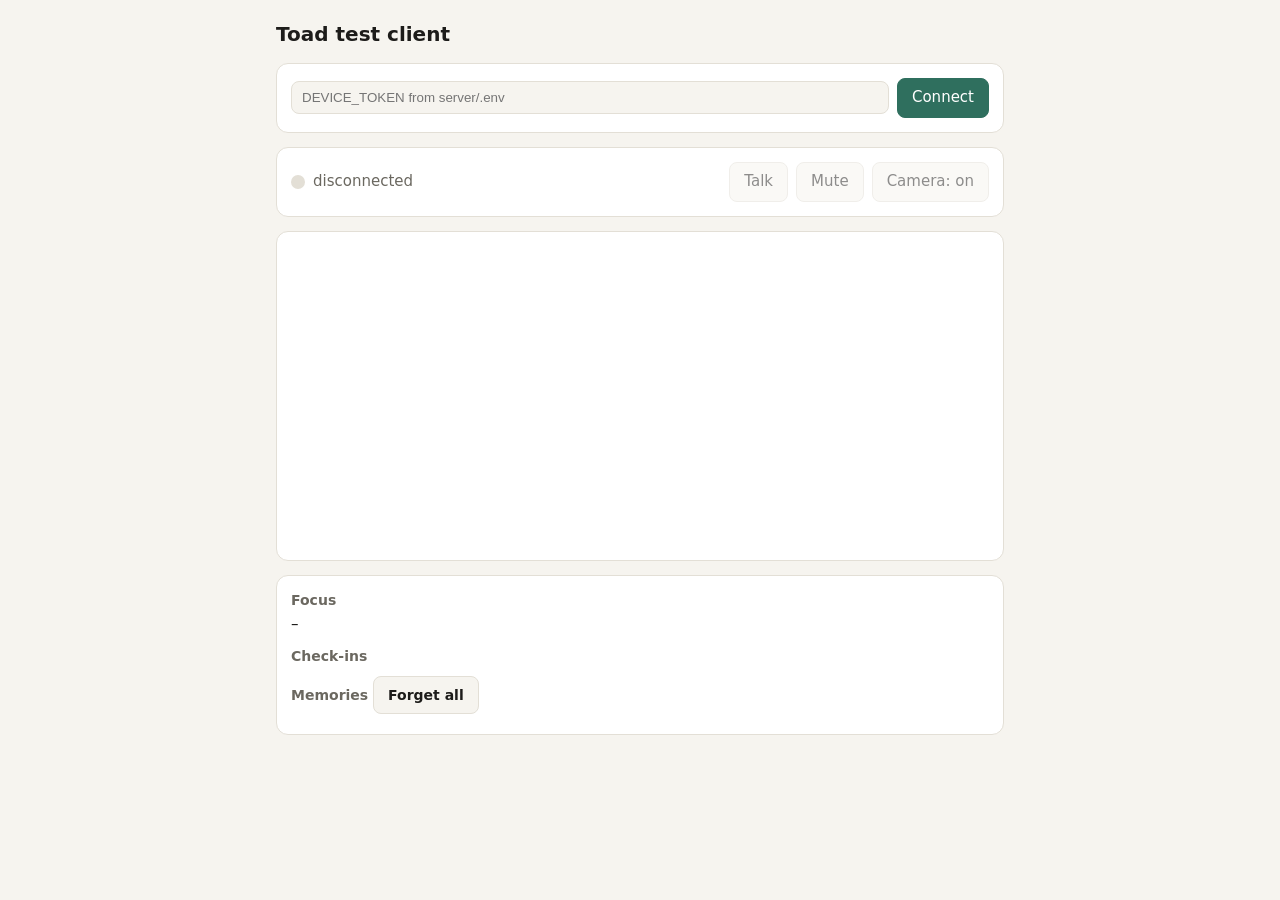
<file: server/src/toad_server/public/index.html>
<!doctype html>
<html lang="en">
<head>
<meta charset="utf-8">
<meta name="viewport" content="width=device-width, initial-scale=1">
<title>Toad test client</title>
<style>
  :root { --bg: #f6f4ef; --fg: #1d1c1a; --muted: #6b6860; --card: #fff; --line: #e3dfd6; --accent: #2f6f5e; --warn: #a33b2b; }
  @media (prefers-color-scheme: dark) { :root { --bg: #161614; --fg: #ecebe6; --muted: #9a978e; --card: #1f1f1c; --line: #33322e; --accent: #6cc3a8; --warn: #e07a68; } }
  * { box-sizing: border-box; }
  body { margin: 0; background: var(--bg); color: var(--fg); font: 15px/1.45 system-ui, sans-serif; }
  main { max-width: 760px; margin: 0 auto; padding: 20px 16px 40px; display: grid; gap: 14px; }
  h1 { font-size: 20px; margin: 0; }
  .card { background: var(--card); border: 1px solid var(--line); border-radius: 12px; padding: 14px; }
  .row { display: flex; gap: 8px; flex-wrap: wrap; align-items: center; }
  input { flex: 1; min-width: 180px; padding: 8px 10px; border-radius: 8px; border: 1px solid var(--line); background: var(--bg); color: var(--fg); }
  button { padding: 8px 14px; border-radius: 8px; border: 1px solid var(--line); background: var(--bg); color: var(--fg); cursor: pointer; font: inherit; }
  button.primary { background: var(--accent); border-color: var(--accent); color: #fff; }
  button:disabled { opacity: .5; cursor: default; }
  #status { color: var(--muted); }
  #orb { width: 14px; height: 14px; border-radius: 50%; background: var(--line); }
  #orb.open { background: var(--accent); } #orb.thinking { background: #d8a630; } #orb.connecting { background: var(--muted); }
  #log { height: 300px; overflow-y: auto; white-space: pre-wrap; }
  .user { color: var(--muted); } .err { color: var(--warn); }
  #cam { position: relative; display: none; } #cam video { width: 100%; border-radius: 8px; }
  #count { position: absolute; inset: 0; display: grid; place-items: center; font-size: 72px; color: #fff; text-shadow: 0 2px 12px #000; }
  ul { margin: 6px 0 0; padding-left: 18px; } li button { padding: 0 6px; margin-left: 6px; font-size: 12px; }
  h2 { font-size: 14px; margin: 0 0 4px; color: var(--muted); font-weight: 600; }
</style>
</head>
<body>
<main>
  <h1>Toad test client</h1>
  <div class="card row">
    <input id="token" placeholder="DEVICE_TOKEN from server/.env" type="password" autocomplete="off">
    <button id="connect" class="primary">Connect</button>
  </div>
  <div class="card row">
    <div id="orb"></div><span id="status">disconnected</span>
    <span style="flex:1"></span>
    <button id="talk" disabled>Talk</button>
    <button id="mute" disabled>Mute</button>
    <button id="camera" disabled>Camera: on</button>
  </div>
  <div class="card" id="cam"><video autoplay playsinline muted></video><div id="count"></div></div>
  <div class="card"><div id="log"></div></div>
  <div class="card">
    <h2>Focus</h2><div id="focus">–</div>
    <h2 style="margin-top:10px">Check-ins</h2><ul id="checkins"></ul>
    <h2 style="margin-top:10px">Memories <button id="forgetAll">Forget all</button></h2><ul id="memories"></ul>
  </div>
</main>
<script>
// A laptop stand-in for the desk phone, speaking the same protocol: 24 kHz PCM16 mic audio up as
// binary frames, Toad's speech down as binary frames, JSON for everything else.
const $ = (id) => document.getElementById(id);
const RATE = 24000;
let ws, ctx, micNode, micStream, playAt = 0, state = {};

try { $("token").value = localStorage.getItem("toad.token") || ""; } catch {}

function log(text, cls) {
  const el = document.createElement("div");
  if (cls) el.className = cls;
  el.textContent = text;
  $("log").append(el);
  $("log").scrollTop = $("log").scrollHeight;
  return el;
}
let lastRole, lastLine;
function transcript(role, delta) {
  if (role !== lastRole) { lastLine = log(role === "user" ? "You: " : "Toad: ", role === "user" ? "user" : ""); lastRole = role; }
  lastLine.textContent += delta;
  $("log").scrollTop = $("log").scrollHeight;
}

$("connect").onclick = async () => {
  const token = $("token").value.trim();
  try { localStorage.setItem("toad.token", token); } catch {}
  ctx = new AudioContext({ sampleRate: RATE });
  ws = new WebSocket(`${location.protocol === "https:" ? "wss" : "ws"}://${location.host}/device?token=${encodeURIComponent(token)}`);
  ws.binaryType = "arraybuffer";
  ws.onopen = () => { ["talk", "mute", "camera"].forEach((b) => ($(b).disabled = false)); log("connected"); startMic(); };
  ws.onclose = (e) => { $("status").textContent = `disconnected (${e.code})`; $("orb").className = ""; };
  ws.onmessage = (e) => (typeof e.data === "string" ? onMessage(JSON.parse(e.data)) : play(e.data));
};

function onMessage(m) {
  if (m.type === "state") {
    state = m;
    $("orb").className = m.thinking ? "thinking" : m.live;
    $("status").textContent = m.thinking ? "thinking" : { idle: "sleeping", connecting: "waking up", open: "listening" }[m.live];
    $("talk").textContent = m.live === "idle" ? "Talk" : "Stop";
    $("mute").textContent = m.muted ? "Unmute" : "Mute";
    $("camera").textContent = `Camera: ${m.camera ? "on" : "off"}`;
  } else if (m.type === "transcript") transcript(m.role, m.delta);
  else if (m.type === "desk") renderDesk(m);
  else if (m.type === "capture") capture(m.requestId, m.countdownSeconds);
  else if (m.type === "checkin") log(`⏰ check-in: ${m.about}`);
  else if (m.type === "error") log(m.message, "err");
  else if (m.type === "link") {
    const el = log(`🔗 ${m.label}: `);
    el.append(Object.assign(document.createElement("a"), { href: m.url, target: "_blank", rel: "noopener", textContent: m.url }));
  } else if (m.type === "calling") log(`📞 calling your phone: ${m.about}`);
  else if (m.type === "page") {
    const el = log(`🖥 ${m.title}: `);
    el.append(Object.assign(document.createElement("a"), { href: m.url, target: "_blank", rel: "noopener", textContent: "open page" }));
  }
}

function renderDesk(d) {
  $("focus").textContent = d.focus ? d.focus.task : "–";
  $("checkins").replaceChildren(...d.checkins.map((c) => Object.assign(document.createElement("li"), { textContent: `${new Date(c.dueAt).toLocaleTimeString()} – ${c.about}` })));
  $("memories").replaceChildren(...d.memories.map((mem) => {
    const li = document.createElement("li");
    li.textContent = mem.text;
    const b = Object.assign(document.createElement("button"), { textContent: "forget", onclick: () => ws.send(JSON.stringify({ type: "forget", id: mem.id })) });
    li.append(b);
    return li;
  }));
}

$("talk").onclick = () => { ctx.resume(); ws.send(JSON.stringify({ type: state.live === "idle" ? "start" : "stop" })); };
$("mute").onclick = () => ws.send(JSON.stringify({ type: state.muted ? "unmute" : "mute" }));
$("camera").onclick = () => ws.send(JSON.stringify({ type: "camera", enabled: !state.camera }));
$("forgetAll").onclick = () => ws && ws.send(JSON.stringify({ type: "forget_all" }));

async function startMic() {
  // Echo cancellation matters: GPT-Live is full duplex and would otherwise hear itself.
  micStream = await navigator.mediaDevices.getUserMedia({ audio: { echoCancellation: true, noiseSuppression: true, channelCount: 1 } });
  const worklet = `registerProcessor("pcm", class extends AudioWorkletProcessor {
    constructor() { super(); this.buf = new Int16Array(2400); this.n = 0; }
    process([input]) {
      const ch = input[0]; if (!ch) return true;
      for (let i = 0; i < ch.length; i++) {
        const s = Math.max(-1, Math.min(1, ch[i])); this.buf[this.n++] = s < 0 ? s * 0x8000 : s * 0x7fff;
        if (this.n === this.buf.length) { this.port.postMessage(this.buf.buffer.slice(0)); this.n = 0; }
      }
      return true;
    }
  });`;
  await ctx.audioWorklet.addModule(URL.createObjectURL(new Blob([worklet], { type: "text/javascript" })));
  micNode = new AudioWorkletNode(ctx, "pcm");
  micNode.port.onmessage = (e) => { if (ws.readyState === 1 && state.live === "open" && !state.muted) ws.send(e.data); };
  ctx.createMediaStreamSource(micStream).connect(micNode);
}

function play(buf) {
  const pcm = new Int16Array(buf);
  const audio = ctx.createBuffer(1, pcm.length, RATE);
  const ch = audio.getChannelData(0);
  for (let i = 0; i < pcm.length; i++) ch[i] = pcm[i] / 0x8000;
  const src = ctx.createBufferSource();
  src.buffer = audio;
  src.connect(ctx.destination);
  playAt = Math.max(playAt, ctx.currentTime + 0.05);
  src.start(playAt);
  playAt += audio.duration;
}

async function capture(requestId, seconds) {
  const reply = (m) => ws.send(JSON.stringify({ requestId, ...m }));
  let stream;
  try {
    stream = await navigator.mediaDevices.getUserMedia({ video: { width: 1280, height: 720 } });
    const video = $("cam").querySelector("video");
    video.srcObject = stream;
    $("cam").style.display = "block";
    for (let s = seconds; s > 0; s--) { $("count").textContent = s; await new Promise((r) => setTimeout(r, 1000)); }
    $("count").textContent = "";
    const scale = Math.min(1, 1024 / Math.max(video.videoWidth, video.videoHeight));
    const canvas = Object.assign(document.createElement("canvas"), { width: video.videoWidth * scale, height: video.videoHeight * scale });
    canvas.getContext("2d").drawImage(video, 0, 0, canvas.width, canvas.height);
    reply({ type: "photo", image: canvas.toDataURL("image/jpeg", 0.85).split(",")[1] });
    log("📷 photo sent");
  } catch (e) {
    reply({ type: "photo_error", reason: e.message });
  } finally {
    stream && stream.getTracks().forEach((t) => t.stop());
    $("cam").style.display = "none";
  }
}
</script>
</body>
</html>
</file>
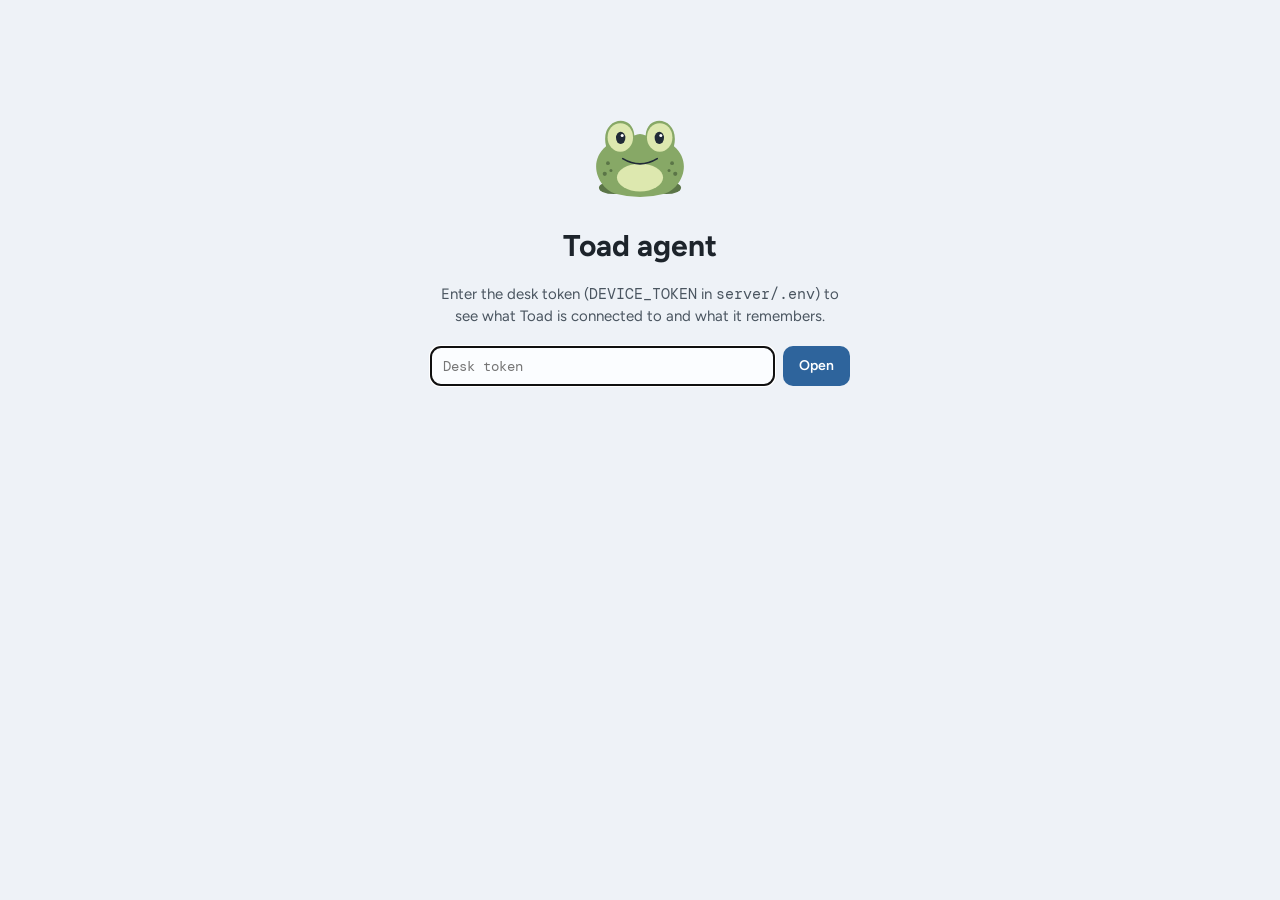
<file: server/src/toad_server/public/agent.html>
<!doctype html>
<html lang="en">
<head>
<meta charset="utf-8">
<meta name="viewport" content="width=device-width, initial-scale=1">
<title>Toad agent</title>
<link rel="preconnect" href="https://fonts.googleapis.com">
<link rel="preconnect" href="https://fonts.gstatic.com" crossorigin>
<link href="https://fonts.googleapis.com/css2?family=DM+Mono:wght@400;500&family=Figtree:wght@400;500;600;700&display=swap" rel="stylesheet">
<style>
  /* Nightlight palette from design/handoff. */
  :root {
    --bg: #08182a; --panel: #0f2236; --panel-2: #132a42; --line: #1f3550;
    --fg: #eef1f5; --muted: #8c9bab; --faint: #5c6d80;
    --blue: #4a9be8; --blue-soft: #9ccbff; --ok: #5fd0a0; --warn: #f2b75b; --off: #3f4f63; --bad: #ef7b6c;
    --sans: Figtree, system-ui, sans-serif; --mono: "DM Mono", ui-monospace, monospace;
  }
  @media (prefers-color-scheme: light) {
    :root:not([data-theme="dark"]) {
      --bg: #eef2f7; --panel: #fbfdff; --panel-2: #e9eef5; --line: #d6dee8;
      --fg: #1d242b; --muted: #4a5560; --faint: #8c9bab;
      --blue: #2e649c; --blue-soft: #1c5fb8; --ok: #1f8a5f; --warn: #a96a0b; --off: #abbccc; --bad: #b8412f;
    }
  }
  * { box-sizing: border-box; }
  html { -webkit-text-size-adjust: 100%; }
  body { margin: 0; background: var(--bg); color: var(--fg); font: 15px/1.5 var(--sans); }
  main { max-width: 1040px; margin: 0 auto; padding: 28px 16px 64px; }
  h2 { font: 500 12px/1 var(--mono); letter-spacing: .08em; text-transform: uppercase; color: var(--muted); margin: 0 0 14px; }
  .mono { font-family: var(--mono); }
  .muted { color: var(--muted); }
  section { margin-top: 36px; }
  .panel { background: var(--panel); border: 1px solid var(--line); border-radius: 16px; padding: 18px; }

  /* Header */
  header { display: flex; align-items: center; gap: 18px; flex-wrap: wrap; }
  header svg { width: 76px; height: 76px; flex: none; }
  header h1 { font-size: 30px; line-height: 1.1; margin: 0; font-weight: 700; letter-spacing: -.01em; }
  header p { margin: 4px 0 0; color: var(--muted); }
  .pill { display: inline-flex; align-items: center; gap: 8px; padding: 6px 12px; border-radius: 999px; background: var(--panel); border: 1px solid var(--line); font: 500 13px var(--mono); white-space: nowrap; }
  .dot { width: 8px; height: 8px; border-radius: 50%; background: var(--off); flex: none; }
  .dot.ok { background: var(--ok); box-shadow: 0 0 0 4px color-mix(in srgb, var(--ok) 20%, transparent); }
  .dot.warn { background: var(--warn); box-shadow: 0 0 0 4px color-mix(in srgb, var(--warn) 20%, transparent); animation: pulse 1.2s ease-in-out infinite; }
  .dot.bad { background: var(--bad); }
  @keyframes pulse { 50% { opacity: .4; } }
  @media (prefers-reduced-motion: reduce) { .dot.warn { animation: none; } }
  .head-right { margin-left: auto; display: flex; gap: 8px; flex-wrap: wrap; }

  /* Connections */
  .grid { display: grid; gap: 12px; grid-template-columns: repeat(auto-fill, minmax(240px, 1fr)); }
  .conn { display: flex; flex-direction: column; gap: 6px; min-width: 0; }
  .conn-top { display: flex; align-items: center; gap: 10px; }
  .conn-name { font-weight: 600; }
  .conn-state { margin-left: auto; font: 12px var(--mono); color: var(--muted); }
  .conn-detail { color: var(--muted); font-size: 13px; overflow-wrap: anywhere; }
  .chips { display: flex; flex-wrap: wrap; gap: 6px; margin-top: 4px; }
  .chip { font: 12px var(--mono); padding: 3px 9px; border-radius: 999px; background: var(--panel-2); border: 1px solid var(--line); display: inline-flex; align-items: center; gap: 6px; }

  /* Now */
  .two { display: grid; gap: 12px; grid-template-columns: 1.3fr 1fr; }
  @media (max-width: 720px) { .two { grid-template-columns: 1fr; } }
  .focus-task { font-size: 22px; font-weight: 600; line-height: 1.3; margin: 2px 0 6px; }
  ul.list { list-style: none; margin: 0; padding: 0; }
  ul.list li { padding: 12px 0; border-top: 1px solid var(--line); display: flex; gap: 12px; align-items: baseline; }
  ul.list li:first-child { border-top: 0; padding-top: 0; }
  ul.list li:last-child { padding-bottom: 0; }
  .when { font: 12px var(--mono); color: var(--muted); white-space: nowrap; margin-left: auto; }
  .tag { font: 12px var(--mono); color: var(--blue-soft); white-space: nowrap; }
  .empty { color: var(--faint); font-style: italic; }

  /* Tools */
  .tools { display: grid; gap: 12px; grid-template-columns: repeat(auto-fill, minmax(300px, 1fr)); }
  .tool { padding: 14px 16px; }
  .tool code { font: 500 13px var(--mono); color: var(--blue-soft); overflow-wrap: anywhere; }
  .tool p { margin: 6px 0 0; color: var(--muted); font-size: 13px; display: -webkit-box; -webkit-line-clamp: 3; -webkit-box-orient: vertical; overflow: hidden; }
  .tool .kind { float: right; font: 11px var(--mono); color: var(--faint); text-transform: uppercase; letter-spacing: .06em; margin-left: 8px; }

  details { margin-top: 12px; }
  summary { cursor: pointer; color: var(--muted); font: 13px var(--mono); }
  pre { white-space: pre-wrap; font: 13px/1.6 var(--mono); color: var(--muted); margin: 12px 0 0; max-height: 420px; overflow: auto; }
  dl { display: grid; grid-template-columns: max-content 1fr; gap: 6px 16px; margin: 0; font-size: 13px; }
  dt { color: var(--muted); } dd { margin: 0; font-family: var(--mono); overflow-wrap: anywhere; }

  /* Token gate */
  #gate { max-width: 420px; margin: 12vh auto 0; text-align: center; }
  #gate svg { width: 96px; height: 96px; }
  #gate form { display: flex; gap: 8px; margin-top: 18px; }
  input { flex: 1; min-width: 0; padding: 10px 12px; border-radius: 10px; border: 1px solid var(--line); background: var(--panel); color: var(--fg); font: 14px var(--mono); }
  button { padding: 10px 16px; border-radius: 10px; border: 0; background: var(--blue); color: #fff; font: 600 14px var(--sans); cursor: pointer; }
  button.ghost { background: transparent; border: 1px solid var(--line); color: var(--muted); padding: 6px 12px; font-size: 13px; }
  .err { color: var(--bad); font-size: 14px; margin-top: 10px; min-height: 1.5em; }
  button.connect { font: 500 13px var(--sans); padding: 7px 12px; border-radius: 999px; display: inline-flex; align-items: center; gap: 6px; }
  button.connect.re { background: transparent; border: 1px solid var(--blue); color: var(--blue-soft); }
  button:disabled { opacity: .55; cursor: default; }
  form.other { display: flex; gap: 8px; margin-top: 12px; max-width: 420px; }
  form.other input { padding: 7px 12px; font-size: 13px; }
  #connectMsg.err { color: var(--bad); margin-top: 0; min-height: 0; font-size: 12px; }
  a.page-link { color: var(--blue-soft); font-weight: 600; text-decoration: none; overflow-wrap: anywhere; }
  a.page-link:hover { text-decoration: underline; }
  ul.list li button.del { padding: 3px 10px; font-size: 12px; flex: none; }
  footer { margin-top: 48px; display: flex; gap: 12px; align-items: center; color: var(--faint); font: 12px var(--mono); flex-wrap: wrap; }
  [hidden] { display: none !important; }
</style>
</head>
<body>

<template id="blob">
  <!-- Toad: moss-green toad with raised eyes, pale belly, spots and a wide smile (design/avatar/toad.svg). -->
  <svg viewBox="0 0 512 512" aria-hidden="true">
    <ellipse cx="115" cy="425" rx="78" ry="34" fill="#5B7547"/><ellipse cx="397" cy="425" rx="78" ry="34" fill="#5B7547"/>
    <path d="M75 204 C38 52 218 20 226 147 Q256 130 286 147 C294 20 474 52 437 204 C550 302 459 444 380 458 Q256 491 132 458 C53 444 -38 302 75 204Z" fill="#87A866"/>
    <ellipse cx="256" cy="371" rx="123" ry="74" fill="#DDE8AF"/>
    <ellipse cx="151" cy="157" rx="68" ry="76" fill="#DDE8AF"/><ellipse cx="361" cy="157" rx="68" ry="76" fill="#DDE8AF"/>
    <ellipse class="eye" cx="153" cy="159" rx="25" ry="33" fill="#202A36"/><ellipse class="eye" cx="359" cy="159" rx="25" ry="33" fill="#202A36"/>
    <circle cx="161" cy="146" r="8" fill="#fff"/><circle cx="367" cy="146" r="8" fill="#fff"/>
    <path d="M164 270 Q256 326 348 270" fill="none" stroke="#202A36" stroke-width="9" stroke-linecap="round"/>
    <g fill="#5B7547"><circle cx="85" cy="294" r="10"/><circle cx="101" cy="333" r="8"/><circle cx="68" cy="351" r="11"/><circle cx="427" cy="294" r="10"/><circle cx="411" cy="333" r="8"/><circle cx="444" cy="351" r="11"/></g>
  </svg>
</template>

<div id="gate" hidden>
  <div class="blob-slot"></div>
  <h1 style="margin:12px 0 4px">Toad agent</h1>
  <p class="muted">Enter the desk token (<span class="mono">DEVICE_TOKEN</span> in <span class="mono">server/.env</span>) to see what Toad is connected to and what it remembers.</p>
  <form id="gateForm">
    <input id="token" type="password" placeholder="Desk token" autocomplete="off" aria-label="Desk token">
    <button type="submit">Open</button>
  </form>
  <div class="err" id="gateErr"></div>
</div>

<main id="app" hidden>
  <header>
    <div class="blob-slot"></div>
    <div>
      <h1 id="name">Toad</h1>
      <p id="tagline">Your desk buddy's brain, connections and memory.</p>
    </div>
    <div class="head-right">
      <span class="pill"><span class="dot" id="mainDot"></span><span id="mainState">…</span></span>
    </div>
  </header>

  <section>
    <h2>Connected to</h2>
    <div class="grid" id="connections"></div>
    <div class="panel" id="connectPanel" style="margin-top:12px" hidden>
      <div class="conn-top"><span class="conn-name">Connect an app</span><span class="conn-state" id="connectMsg"></span></div>
      <div class="conn-detail" style="margin-top:4px">Opens the app's sign-in in a new tab. Approve there, then come back here.</div>
      <div class="chips" id="connectButtons" style="margin-top:12px"></div>
      <form id="connectOther" class="other">
        <input id="otherSlug" placeholder="Other app, e.g. todoist" autocomplete="off" aria-label="Other app slug" spellcheck="false">
        <button type="submit" class="ghost">Connect</button>
      </form>
    </div>
  </section>

  <section>
    <h2>Right now</h2>
    <div class="two">
      <div class="panel">
        <div class="muted" style="font-size:13px">Working on</div>
        <div id="focus"></div>
        <h2 style="margin-top:22px">Recent focus</h2>
        <ul class="list" id="history"></ul>
      </div>
      <div class="panel">
        <h2>Upcoming check-ins</h2>
        <ul class="list" id="checkins"></ul>
      </div>
    </div>
  </section>

  <section>
    <h2>Pages Toad made <span id="pageCount" class="muted"></span></h2>
    <div class="panel"><ul class="list" id="pages"></ul></div>
  </section>

  <section>
    <h2>Remembers <span id="memCount" class="muted"></span></h2>
    <div class="panel"><ul class="list" id="memories"></ul></div>
  </section>

  <section>
    <h2>Can do <span id="toolCount" class="muted"></span></h2>
    <div class="tools" id="tools"></div>
  </section>

  <section>
    <h2>Under the hood</h2>
    <div class="panel">
      <dl id="ids"></dl>
      <details><summary>Agent instructions</summary><pre id="instructions"></pre></details>
    </div>
  </section>

  <footer>
    <span id="updated">–</span>
    <span style="flex:1"></span>
    <button class="ghost" id="signOut">Forget token</button>
  </footer>
</main>

<script>
const $ = (id) => document.getElementById(id);
const POLL_MS = 5000;
let token = "";
try { token = localStorage.getItem("toad.token") || ""; } catch {}
let timer = null, last = null;

document.querySelectorAll(".blob-slot").forEach((el) => el.replaceWith($("blob").content.cloneNode(true)));

const esc = (s) => String(s ?? "").replace(/[&<>"']/g, (c) => ({ "&": "&amp;", "<": "&lt;", ">": "&gt;", '"': "&quot;", "'": "&#39;" })[c]);

function ago(ms, now) {
  const s = Math.max(0, Math.round((now - ms) / 1000));
  if (s < 60) return "just now";
  const m = Math.round(s / 60); if (m < 60) return `${m} min ago`;
  const h = Math.round(m / 60); if (h < 24) return `${h} h ago`;
  return `${Math.round(h / 24)} d ago`;
}
function until(ms, now) {
  const m = Math.ceil((ms - now) / 60000);
  if (m <= 0) return "due now";
  if (m < 60) return `in ${m} min`;
  return `in ${Math.floor(m / 60)} h ${m % 60} min`;
}
function clock(ms, tz) {
  return new Intl.DateTimeFormat(undefined, { timeZone: tz, weekday: "short", hour: "numeric", minute: "2-digit" }).format(ms);
}
const APP_NAMES = { googlecalendar: "Google Calendar", gmail: "Gmail", slack: "Slack", notion: "Notion", github: "GitHub", googledrive: "Google Drive", linear: "Linear", googlesheets: "Google Sheets", googledocs: "Google Docs", outlook: "Outlook", todoist: "Todoist" };
// Slugs checked against Composio; anything else goes through the "Other app" box.
const CONNECTABLE = ["googlecalendar", "gmail", "slack", "notion", "github", "googledrive", "linear", "outlook"];
let connecting = null;
const appName = (slug) => APP_NAMES[slug] || slug.replace(/^./, (c) => c.toUpperCase());

function conn(name, on, state, detail, extra = "") {
  const cls = on === true ? "ok" : on === "busy" ? "warn" : on === "bad" ? "bad" : "";
  return `<div class="panel conn">
    <div class="conn-top"><span class="dot ${cls}"></span><span class="conn-name">${esc(name)}</span><span class="conn-state">${esc(state)}</span></div>
    <div class="conn-detail">${detail}</div>${extra}</div>`;
}

function render(d) {
  const s = d.status, now = d.now;
  $("name").textContent = d.agent.name || "Toad";

  // Headline state
  let main = ["", "Desk phone offline"];
  if (s.calling) main = ["warn", "Calling your phone"];
  else if (s.thinking) main = ["warn", "Thinking"];
  else if (s.voice === "open") main = ["ok", s.muted ? "Listening paused" : "In a conversation"];
  else if (s.voice === "connecting") main = ["warn", "Waking up"];
  else if (s.device) main = ["ok", "On the desk, dozing"];
  $("mainDot").className = `dot ${main[0]}`;
  $("mainState").textContent = main[1];

  // Connections
  const apps = d.apps;
  // One chip per app: retries leave old expired attempts behind, so keep the best status.
  const RANK = { ACTIVE: 0, INITIATED: 1, INITIALIZING: 1 };
  const byApp = new Map();
  for (const c of apps.connections || []) {
    const prev = byApp.get(c.app);
    if (!prev || (RANK[c.status] ?? 9) < (RANK[prev.status] ?? 9)) byApp.set(c.app, c);
  }
  const conns = [...byApp.values()];
  const active = conns.filter((c) => c.status === "ACTIVE");
  const pending = conns.filter((c) => c.status !== "ACTIVE");
  const appChips = apps.enabled && conns.length
    ? `<div class="chips">${active.map((c) => `<span class="chip"><span class="dot ok"></span>${esc(appName(c.app))}</span>`).join("")}${pending.map((c) => `<span class="chip" title="${esc(c.status)}"><span class="dot"></span>${esc(appName(c.app))} · ${RANK[c.status] === 1 ? "connecting" : esc(c.status.toLowerCase())}</span>`).join("")}</div>`
    : "";
  const away = s.awayCalls;
  $("connections").innerHTML = [
    conn("Desk phone", s.device ? true : false, s.device ? "online" : "offline",
      s.device ? `Camera ${s.camera ? "on" : "off"}${s.muted ? " · mic muted" : ""}` : "Waiting for the phone to connect over Wi-Fi."),
    conn("Voice", s.voice === "open" ? true : s.voice === "connecting" ? "busy" : false, s.voice === "open" ? "live" : s.voice,
      `<span class="mono">${esc(d.voice.model)}</span> · voice “${esc(d.voice.voice)}”. Opens on Talk, the wake word or a check-in; closes after ${d.voice.idleCloseSeconds}s of quiet.`),
    conn("Brain", d.agent.sessionId ? true : false, d.agent.sessionId ? "session open" : "no session yet",
      `Agents API · <span class="mono">${esc(d.agent.model)}</span>${d.agent.reasoning ? ` · ${esc(d.agent.reasoning)} reasoning` : ""}. Keeps the conversation across voice sessions.`),
    conn("Your apps", apps.enabled ? (apps.error ? "bad" : active.length ? true : false) : false,
      !apps.enabled ? "off" : apps.error ? "error" : `${active.length} connected`,
      !apps.enabled ? "Composio isn't set up. Add <span class=\"mono\">COMPOSIO_API_KEY</span> to connect Calendar, Gmail, Slack and more."
        : apps.error ? `Couldn't list apps: ${esc(apps.error)}`
        : active.length ? "Through Composio. Toad reads when you ask and checks with you before changing anything."
        : "Composio is on, but no apps are connected yet. Connect one below, or ask Toad about your calendar.",
      appChips),
    conn("Phone calls", away ? (s.calling ? "busy" : true) : false, away ? (s.calling ? "calling" : "on") : "off",
      away ? `Calls ${esc(away.to)} from <span class="mono">${esc(d.phone.number)}</span> when a check-in finds nobody at the desk for ${away.afterSeconds}s.${away.quietHours ? ` Never between ${away.quietHours[0]}:00 and ${away.quietHours[1]}:00.` : ""}`
        : "AgentPhone isn't set up. Add <span class=\"mono\">AGENTPHONE_API_KEY</span> and <span class=\"mono\">OWNER_PHONE</span>."),
    conn("Web search", d.tools.some((t) => t.name === "web_search"), d.tools.some((t) => t.name === "web_search") ? "on" : "off",
      "Looks up current facts when you ask."),
  ].join("");

  // Connect buttons: the common apps that aren't connected yet.
  $("connectPanel").hidden = !apps.enabled;
  if (apps.enabled) {
    const missing = CONNECTABLE.filter((slug) => byApp.get(slug)?.status !== "ACTIVE");
    const html = missing.map((slug) => {
      const stale = byApp.has(slug);
      return `<button class="connect${stale ? " re" : ""}" data-app="${slug}" ${connecting === slug ? "disabled" : ""}>${stale ? "Reconnect" : "+"} ${esc(appName(slug))}</button>`;
    }).join("") || `<span class="muted" style="font-size:13px">All the usual apps are connected.</span>`;
    if ($("connectButtons").innerHTML !== html) $("connectButtons").innerHTML = html;
  }

  // Focus
  $("focus").innerHTML = d.focus
    ? `<div class="focus-task">${esc(d.focus.task)}</div><div class="muted mono" style="font-size:13px">started ${ago(d.focus.startedAt, now)}</div>`
    : `<div class="focus-task empty" style="font-size:18px">Nothing set. Tell Toad what you're working on.</div>`;
  const hist = d.focusHistory;
  $("history").innerHTML = hist.length
    ? hist.map((f) => `<li><span>${esc(f.task)}${f.outcome ? `<div class="muted" style="font-size:13px">${esc(f.outcome)}</div>` : ""}</span><span class="when">${f.doneAt ? "done " + ago(f.doneAt, now) : ago(f.startedAt, now)}</span></li>`).join("")
    : `<li class="empty">No earlier focus yet.</li>`;

  // Check-ins
  $("checkins").innerHTML = d.checkins.length
    ? d.checkins.map((c) => `<li><span>${esc(c.about.replace(/^Focus check-in: /, ""))}<div class="muted mono" style="font-size:12px">${clock(c.dueAt, d.timeZone)}</div></span><span class="tag">${until(c.dueAt, now)}</span></li>`).join("")
    : `<li class="empty">None scheduled. Toad sets one when you start a focus timer.</li>`;

  // Pages
  const pageList = d.pages || [];
  $("pageCount").textContent = `· ${pageList.length}`;
  $("pages").innerHTML = pageList.length
    ? pageList.map((p) => `<li><a class="page-link" href="/p/${esc(p.id)}" target="_blank" rel="noopener noreferrer">${esc(p.title)}</a><span class="when">${p.updatedAt > p.createdAt ? "updated " : ""}${ago(p.updatedAt, now)}</span><button class="ghost del" data-page="${esc(p.id)}" aria-label="Delete ${esc(p.title)}">Delete</button></li>`).join("")
    : `<li class="empty">None yet. Ask Toad to put something on screen, like "show me my open tickets".</li>`;

  // Memories
  $("memCount").textContent = `· ${d.memories.length}`;
  $("memories").innerHTML = d.memories.length
    ? d.memories.map((m) => `<li><span class="tag">${esc(m.id)}</span><span>${esc(m.text)}</span><span class="when">${ago(m.createdAt, now)}</span></li>`).join("")
    : `<li class="empty">Nothing yet. Toad only saves what you ask it to remember.</li>`;

  // Tools
  const order = { desk: 0, hosted: 1, apps: 2 };
  const label = { desk: "desk", hosted: "openai", apps: "composio" };
  const tools = [...d.tools].sort((a, b) => order[a.kind] - order[b.kind]);
  $("toolCount").textContent = `· ${tools.length}`;
  $("tools").innerHTML = tools.map((t) =>
    `<div class="panel tool"><span class="kind">${label[t.kind]}</span><code>${esc(t.name)}</code><p>${esc(t.description.split("\n")[0])}</p></div>`).join("");

  // IDs
  $("ids").innerHTML = [
    ["Agent", d.agent.agentId], ["Brain session", d.agent.sessionId], ["Project", d.agent.project],
    ["Apps user", apps.user], ["Time zone", d.timeZone],
  ].filter(([, v]) => v).map(([k, v]) => `<dt>${k}</dt><dd>${esc(v)}</dd>`).join("");
  if ($("instructions").textContent !== d.agent.instructions) $("instructions").textContent = d.agent.instructions || "";

  $("updated").textContent = `Updated ${new Date(now).toLocaleTimeString()} · refreshes every ${POLL_MS / 1000}s`;
}

async function load() {
  try {
    const res = await fetch("/api/overview", { headers: { Authorization: `Bearer ${token}` } });
    if (res.status === 401) return showGate(token ? "That token didn't work." : "");
    if (!res.ok) throw new Error(`HTTP ${res.status}`);
    last = await res.json();
    $("gate").hidden = true; $("app").hidden = false;
    render(last);
  } catch (e) {
    if (last) $("updated").textContent = `Can't reach the engine (${e.message}). Retrying…`;
    else showGate(`Can't reach the engine: ${e.message}`);
  }
}

function showGate(msg) {
  clearInterval(timer); timer = null;
  $("app").hidden = true; $("gate").hidden = false;
  $("gateErr").textContent = msg;
  $("token").focus();
}

function start() {
  clearInterval(timer);
  load();
  timer = setInterval(load, POLL_MS);
}

$("gateForm").addEventListener("submit", (e) => {
  e.preventDefault();
  token = $("token").value.trim();
  try { localStorage.setItem("toad.token", token); } catch {}
  start();
});
$("signOut").addEventListener("click", () => {
  token = ""; last = null;
  try { localStorage.removeItem("toad.token"); } catch {}
  $("token").value = "";
  showGate("");
});
async function connectApp(slug) {
  slug = slug.trim().toLowerCase().replace(/[\s-]+/g, "");
  if (!slug || connecting) return;
  // Open the tab now, inside the click: a window.open after the fetch would be popup-blocked.
  const tab = window.open("", "_blank");
  if (tab) { tab.opener = null; tab.document.title = "Connecting…"; tab.document.body.textContent = `Getting the ${appName(slug)} sign-in link…`; }
  connecting = slug;
  $("connectMsg").className = "conn-state"; $("connectMsg").textContent = `getting ${appName(slug)} link…`;
  if (last) render(last);
  try {
    const res = await fetch("/api/apps/connect", {
      method: "POST",
      headers: { Authorization: `Bearer ${token}`, "Content-Type": "application/json" },
      body: JSON.stringify({ app: slug }),
    });
    const body = await res.json().catch(() => ({}));
    if (res.status === 401) { tab?.close(); return showGate("That token didn't work."); }
    if (!res.ok || !body.url) throw new Error(body.error || `HTTP ${res.status}`);
    if (tab && !tab.closed) tab.location.href = body.url;
    else window.location.assign(body.url); // popups blocked: go there in this tab instead
    $("connectMsg").textContent = `finish in the new tab, then come back`;
    load();
  } catch (e) {
    tab?.close();
    $("connectMsg").className = "conn-state err";
    $("connectMsg").textContent = `${appName(slug)}: ${e.message}`;
  } finally {
    connecting = null;
    if (last) render(last);
  }
}
$("pages").addEventListener("click", async (e) => {
  const btn = e.target.closest("button[data-page]");
  if (!btn || !confirm("Delete this page? Its link will stop working.")) return;
  btn.disabled = true;
  await fetch(`/api/pages/${encodeURIComponent(btn.dataset.page)}`, { method: "DELETE", headers: { Authorization: `Bearer ${token}` } }).catch(() => {});
  load();
});
$("connectButtons").addEventListener("click", (e) => {
  const btn = e.target.closest("button[data-app]");
  if (btn) connectApp(btn.dataset.app);
});
$("connectOther").addEventListener("submit", (e) => {
  e.preventDefault();
  connectApp($("otherSlug").value);
  $("otherSlug").value = "";
});

document.addEventListener("visibilitychange", () => { if (!document.hidden && token && timer) load(); });

if (token) start(); else showGate("");
</script>
</body>
</html>
</file>
